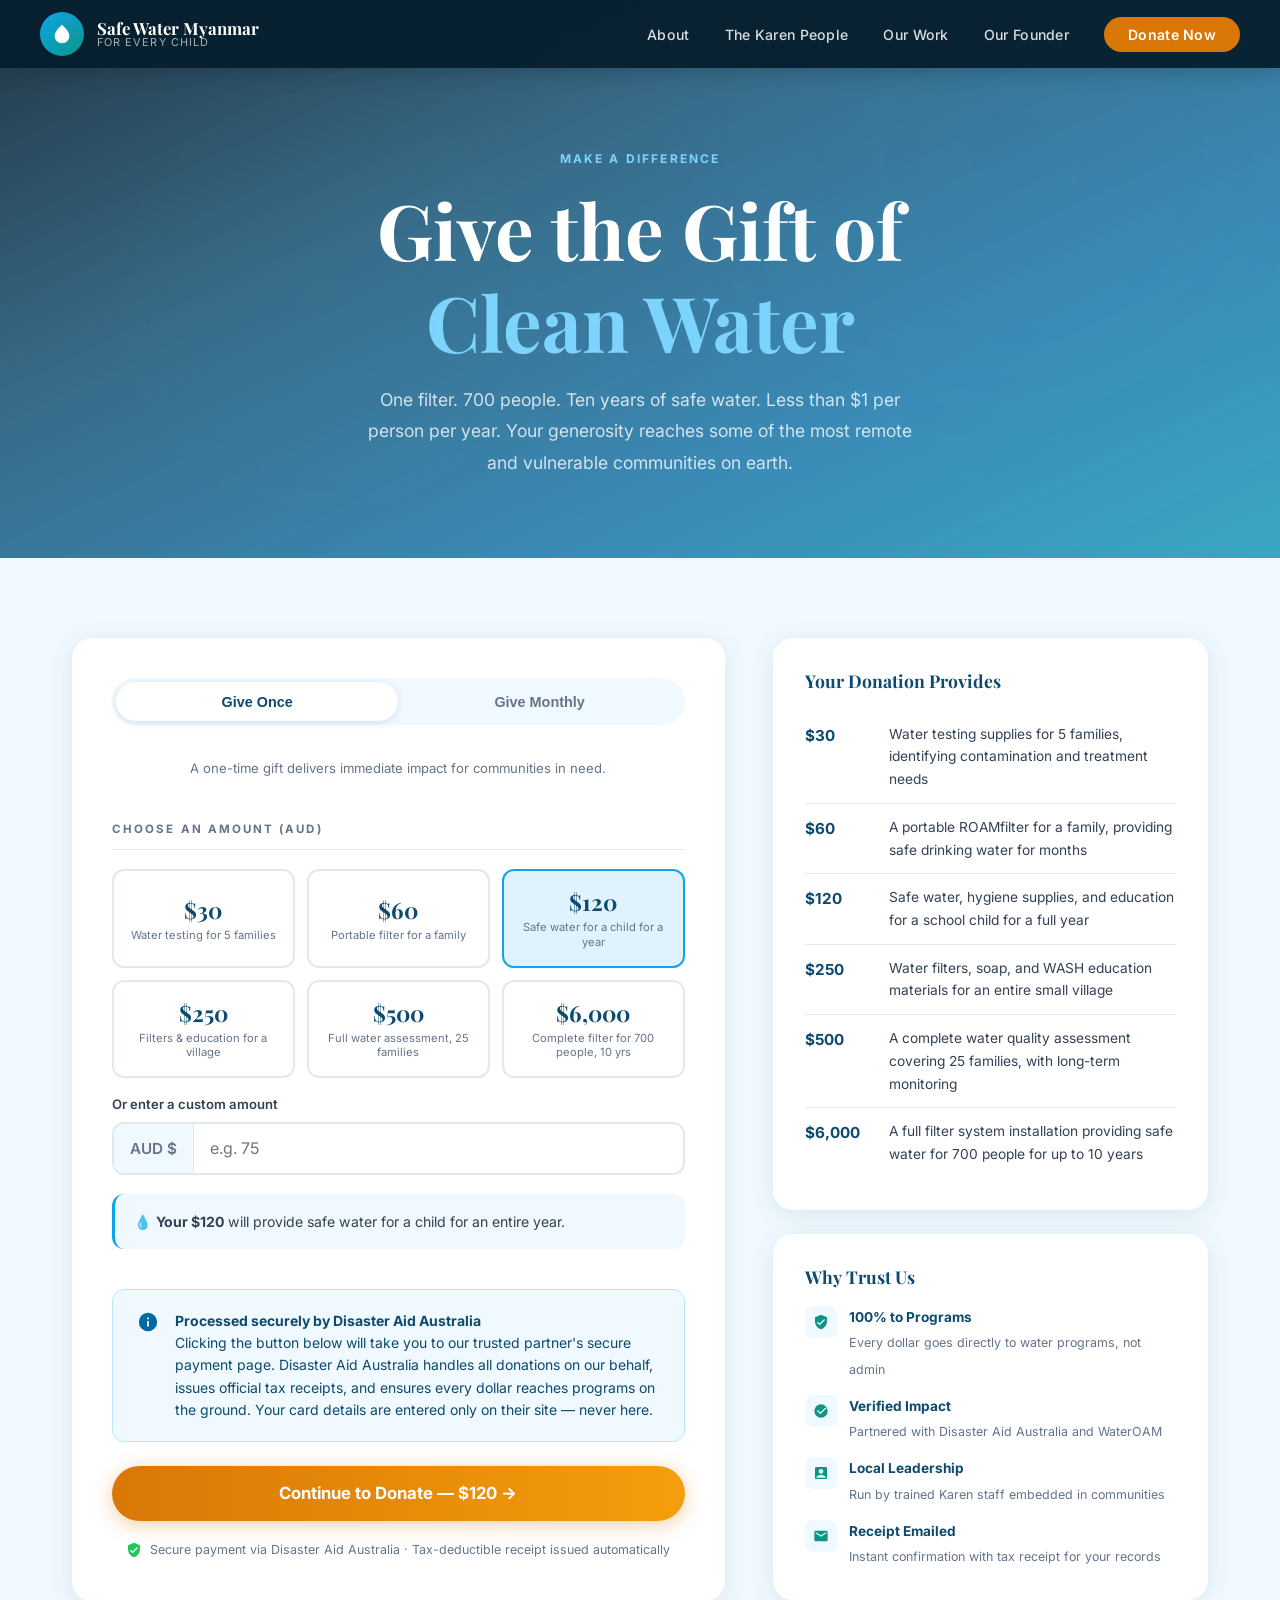
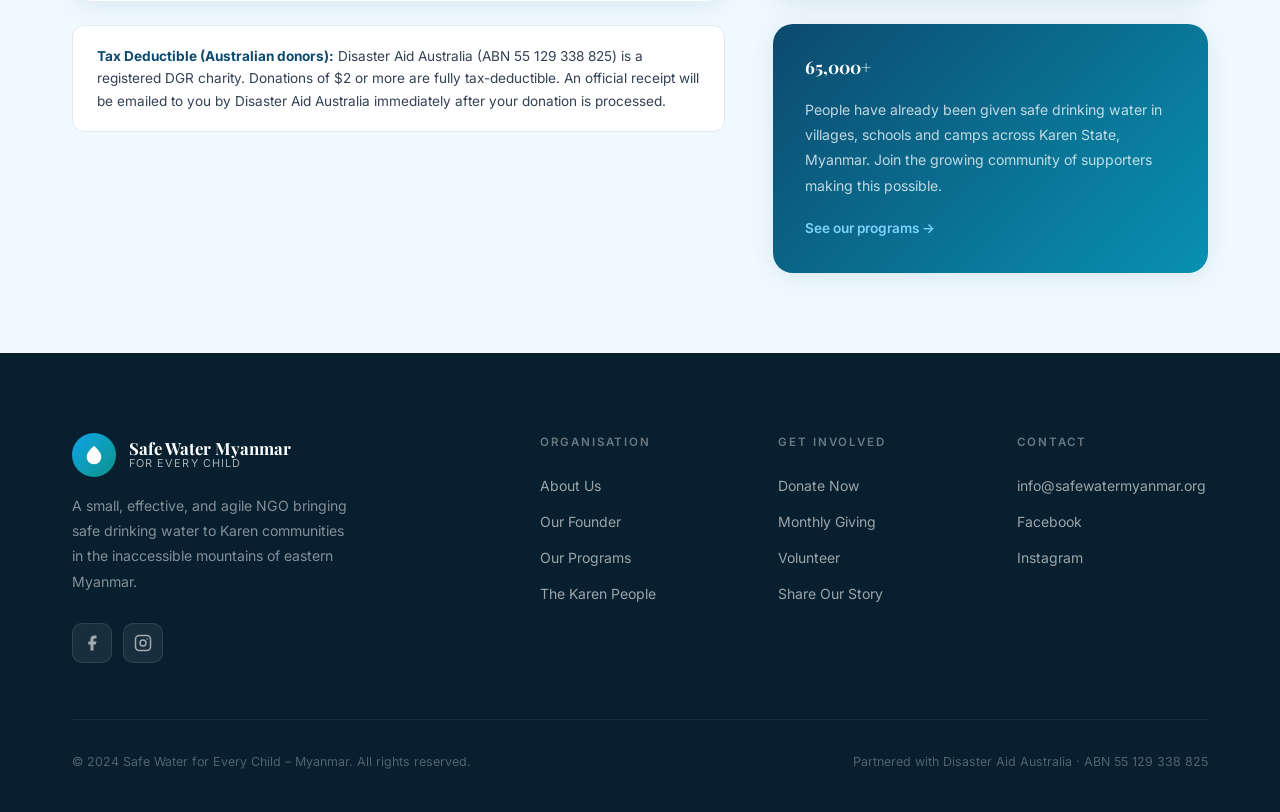
<file: donate.html>
<!DOCTYPE html>
<html lang="en">
<head>
  <meta charset="UTF-8" />
  <meta name="viewport" content="width=device-width, initial-scale=1.0" />
  <title>Donate | Safe Water Myanmar</title>
  <meta name="description" content="Donate to Safe Water for Every Child Myanmar. Every dollar brings safe drinking water to Karen communities in eastern Myanmar." />
  <link rel="preconnect" href="https://fonts.googleapis.com" />
  <link rel="preconnect" href="https://fonts.gstatic.com" crossorigin />
  <link href="https://fonts.googleapis.com/css2?family=Playfair+Display:wght@400;700&family=Inter:wght@300;400;500;600;700&display=swap" rel="stylesheet" />
  <link rel="stylesheet" href="style.css" />
</head>
<body>

<!-- ═══════════════ NAV ═══════════════ -->
<nav id="navbar" class="scrolled">
  <a href="index.html" class="nav-logo">
    <div class="nav-logo-bubble">
      <svg viewBox="0 0 24 24" fill="currentColor"><path d="M12 2C6.48 7.1 4 10.82 4 13.8 4 18.64 7.58 22 12 22s8-3.36 8-8.2C20 10.82 17.52 7.1 12 2z"/></svg>
    </div>
    <div class="nav-logo-words">
      <strong>Safe Water Myanmar</strong>
      <span>For Every Child</span>
    </div>
  </a>

  <button class="nav-toggle" id="navToggle" aria-label="Toggle menu">
    <span></span><span></span><span></span>
  </button>

  <ul class="nav-links" id="navLinks">
    <li><a href="index.html#about">About</a></li>
    <li><a href="index.html#karen">The Karen People</a></li>
    <li><a href="index.html#programs">Our Work</a></li>
    <li><a href="index.html#founder">Our Founder</a></li>
    <li><a href="donate.html" class="btn-nav-donate">Donate Now</a></li>
  </ul>
</nav>

<!-- ════════════ DONATE HERO ════════════ -->
<div class="donate-hero">
  <div class="hero-orb hero-orb-1" style="opacity:.15"></div>
  <div class="hero-orb hero-orb-2" style="opacity:.1"></div>
  <span class="section-label" style="color:#7dd3fc">Make a Difference</span>
  <h1>Give the Gift of<br /><em style="color:#7dd3fc;font-style:normal">Clean Water</em></h1>
  <p>
    One filter. 700 people. Ten years of safe water. Less than $1 per person per year.
    Your generosity reaches some of the most remote and vulnerable communities on earth.
  </p>
</div>

<!-- ════════════ DONATE BODY ════════════ -->
<div class="donate-body">
  <div class="container">
    <div class="donate-layout">

      <!-- ── FORM ── -->
      <div>
        <div class="donate-form-box">

          <!-- Frequency -->
          <div class="form-section">
            <div class="freq-toggle">
              <button class="freq-btn active" id="btnOnce"   onclick="setFreq('once')">Give Once</button>
              <button class="freq-btn"         id="btnMonthly" onclick="setFreq('monthly')">Give Monthly</button>
            </div>

            <p id="freqNote" style="font-size:.82rem;color:var(--text-light);margin-bottom:1.2rem;text-align:center;">
              A one-time gift delivers immediate impact for communities in need.
            </p>
          </div>

          <!-- Amount -->
          <div class="form-section">
            <div class="form-section-title">Choose an amount (AUD)</div>
            <div class="amount-grid">
              <button class="amount-btn" onclick="selectAmount(this, 30)">
                <span class="amount-val">$30</span>
                <span class="amount-hint">Water testing for 5 families</span>
              </button>
              <button class="amount-btn" onclick="selectAmount(this, 60)">
                <span class="amount-val">$60</span>
                <span class="amount-hint">Portable filter for a family</span>
              </button>
              <button class="amount-btn selected" onclick="selectAmount(this, 120)">
                <span class="amount-val">$120</span>
                <span class="amount-hint">Safe water for a child for a year</span>
              </button>
              <button class="amount-btn" onclick="selectAmount(this, 250)">
                <span class="amount-val">$250</span>
                <span class="amount-hint">Filters &amp; education for a village</span>
              </button>
              <button class="amount-btn" onclick="selectAmount(this, 500)">
                <span class="amount-val">$500</span>
                <span class="amount-hint">Full water assessment, 25 families</span>
              </button>
              <button class="amount-btn" onclick="selectAmount(this, 6000)">
                <span class="amount-val">$6,000</span>
                <span class="amount-hint">Complete filter for 700 people, 10 yrs</span>
              </button>
            </div>

            <div class="custom-amount">
              <label for="customAmt">Or enter a custom amount</label>
              <div class="input-prefix">
                <span>AUD $</span>
                <input type="number" id="customAmt" placeholder="e.g. 75" min="5"
                  oninput="handleCustom(this.value)" />
              </div>
            </div>

            <div id="donationImpact" style="
              margin-top:1.2rem; padding:1rem 1.2rem;
              background:var(--off-white); border-radius:var(--radius);
              font-size:.88rem; color:var(--text-mid); border-left:3px solid var(--accent);
            ">
              💧 <strong>Your $120</strong> will provide safe water for a child for an entire year.
            </div>
          </div>

          <!-- DAA Partnership notice -->
          <div style="
            margin-top:1.5rem; padding:1.2rem 1.5rem;
            background:#f0f9ff; border-radius:var(--radius);
            border:1px solid #bae6fd; display:flex; gap:1rem; align-items:flex-start;
          ">
            <svg viewBox="0 0 24 24" fill="currentColor" style="width:22px;height:22px;color:#0369a1;flex-shrink:0;margin-top:.1rem">
              <path d="M12 2a10 10 0 100 20A10 10 0 0012 2zm1 15h-2v-6h2v6zm0-8h-2V7h2v2z"/>
            </svg>
            <div style="font-size:.875rem;color:#0c4a6e;line-height:1.6;">
              <strong>Processed securely by Disaster Aid Australia</strong><br />
              Clicking the button below will take you to our trusted partner's secure
              payment page. Disaster Aid Australia handles all donations on our behalf,
              issues official tax receipts, and ensures every dollar reaches programs on the ground.
              Your card details are entered only on their site &mdash; never here.
            </div>
          </div>

          <!-- Submit -->
          <button class="submit-btn" id="submitBtn" onclick="handleDonate()" style="margin-top:1.5rem;">
            Continue to Donate &mdash; $120 →
          </button>

          <div class="secure-note">
            <svg viewBox="0 0 24 24" fill="currentColor"><path d="M12 1L3 5v6c0 5.55 3.84 10.74 9 12 5.16-1.26 9-6.45 9-12V5l-9-4zm-2 16l-4-4 1.41-1.41L10 14.17l6.59-6.59L18 9l-8 8z"/></svg>
            Secure payment via Disaster Aid Australia &middot; Tax-deductible receipt issued automatically
          </div>

        </div>

        <!-- Tax deduction note -->
        <div style="margin-top:1.5rem;padding:1.2rem 1.5rem;background:#fff;border-radius:var(--radius);border:1px solid var(--border);font-size:.85rem;color:var(--text-mid);">
          <strong style="color:var(--primary);">Tax Deductible (Australian donors):</strong>
          Disaster Aid Australia (ABN 55 129 338 825) is a registered DGR charity.
          Donations of $2 or more are fully tax-deductible. An official receipt will be
          emailed to you by Disaster Aid Australia immediately after your donation is processed.
        </div>
      </div>

      <!-- ── SIDEBAR ── -->
      <div class="impact-sidebar">

        <div class="impact-sidebar-card">
          <h3>Your Donation Provides</h3>
          <div class="impact-item-row">
            <span class="impact-amount">$30</span>
            <span class="impact-what">Water testing supplies for 5 families, identifying contamination and treatment needs</span>
          </div>
          <div class="impact-item-row">
            <span class="impact-amount">$60</span>
            <span class="impact-what">A portable ROAMfilter for a family, providing safe drinking water for months</span>
          </div>
          <div class="impact-item-row">
            <span class="impact-amount">$120</span>
            <span class="impact-what">Safe water, hygiene supplies, and education for a school child for a full year</span>
          </div>
          <div class="impact-item-row">
            <span class="impact-amount">$250</span>
            <span class="impact-what">Water filters, soap, and WASH education materials for an entire small village</span>
          </div>
          <div class="impact-item-row">
            <span class="impact-amount">$500</span>
            <span class="impact-what">A complete water quality assessment covering 25 families, with long-term monitoring</span>
          </div>
          <div class="impact-item-row">
            <span class="impact-amount">$6,000</span>
            <span class="impact-what">A full filter system installation providing safe water for 700 people for up to 10 years</span>
          </div>
        </div>

        <div class="impact-sidebar-card">
          <h3>Why Trust Us</h3>
          <div class="trust-items">
            <div class="trust-item">
              <div class="trust-icon">
                <svg viewBox="0 0 24 24" fill="currentColor"><path d="M12 1L3 5v6c0 5.55 3.84 10.74 9 12 5.16-1.26 9-6.45 9-12V5l-9-4zm-2 16l-4-4 1.41-1.41L10 14.17l6.59-6.59L18 9l-8 8z"/></svg>
              </div>
              <div class="trust-text">
                <strong>100% to Programs</strong>
                <span>Every dollar goes directly to water programs, not admin</span>
              </div>
            </div>
            <div class="trust-item">
              <div class="trust-icon">
                <svg viewBox="0 0 24 24" fill="currentColor"><path d="M12 2a10 10 0 100 20A10 10 0 0012 2zm-1 15l-5-5 1.41-1.41L11 14.17l7.59-7.59L20 8l-9 9z"/></svg>
              </div>
              <div class="trust-text">
                <strong>Verified Impact</strong>
                <span>Partnered with Disaster Aid Australia and WaterOAM</span>
              </div>
            </div>
            <div class="trust-item">
              <div class="trust-icon">
                <svg viewBox="0 0 24 24" fill="currentColor"><path d="M19 3H5c-1.1 0-1.99.9-1.99 2L3 19c0 1.1.9 2 2 2h14c1.1 0 2-.9 2-2V5c0-1.1-.9-2-2-2zm-7 3c1.93 0 3.5 1.57 3.5 3.5S13.93 13 12 13s-3.5-1.57-3.5-3.5S10.07 6 12 6zm7 13H5v-.23c0-.62.28-1.2.76-1.58C7.47 15.82 9.64 15 12 15s4.53.82 6.24 2.19c.48.38.76.97.76 1.58V19z"/></svg>
              </div>
              <div class="trust-text">
                <strong>Local Leadership</strong>
                <span>Run by trained Karen staff embedded in communities</span>
              </div>
            </div>
            <div class="trust-item">
              <div class="trust-icon">
                <svg viewBox="0 0 24 24" fill="currentColor"><path d="M20 4H4c-1.1 0-2 .9-2 2v12c0 1.1.9 2 2 2h16c1.1 0 2-.9 2-2V6c0-1.1-.9-2-2-2zm0 4l-8 5-8-5V6l8 5 8-5v2z"/></svg>
              </div>
              <div class="trust-text">
                <strong>Receipt Emailed</strong>
                <span>Instant confirmation with tax receipt for your records</span>
              </div>
            </div>
          </div>
        </div>

        <div class="impact-sidebar-card" style="background:linear-gradient(135deg,#0c4a6e,#0891b2);color:#fff;">
          <h3 style="color:#fff">65,000+</h3>
          <p style="color:rgba(255,255,255,.75);font-size:.88rem;margin-top:.5rem;">
            People have already been given safe drinking water in villages, schools and camps
            across Karen State, Myanmar. Join the growing community of supporters making this possible.
          </p>
          <a href="index.html#programs" style="display:inline-block;margin-top:1.2rem;color:#7dd3fc;font-size:.85rem;font-weight:600;text-decoration:none;">
            See our programs →
          </a>
        </div>

      </div>
    </div>
  </div>
</div>

<!-- ════════════ FOOTER ══════════════════ -->
<footer>
  <div class="container">
    <div class="footer-grid">
      <div class="footer-brand">
        <a href="index.html" class="nav-logo" style="text-decoration:none">
          <div class="nav-logo-bubble">
            <svg viewBox="0 0 24 24" fill="currentColor"><path d="M12 2C6.48 7.1 4 10.82 4 13.8 4 18.64 7.58 22 12 22s8-3.36 8-8.2C20 10.82 17.52 7.1 12 2z"/></svg>
          </div>
          <div class="nav-logo-words">
            <strong>Safe Water Myanmar</strong>
            <span>For Every Child</span>
          </div>
        </a>
        <p>A small, effective, and agile NGO bringing safe drinking water to Karen communities in the inaccessible mountains of eastern Myanmar.</p>
        <div class="social-row">
          <a href="https://www.facebook.com/safewatermyanmar/" target="_blank" rel="noopener" class="social-btn" aria-label="Facebook">
            <svg viewBox="0 0 24 24" fill="currentColor"><path d="M18 2h-3a5 5 0 00-5 5v3H7v4h3v8h4v-8h3l1-4h-4V7a1 1 0 011-1h3z"/></svg>
          </a>
          <a href="https://www.instagram.com/safewatermyanmar/" target="_blank" rel="noopener" class="social-btn" aria-label="Instagram">
            <svg viewBox="0 0 24 24" fill="none" stroke="currentColor" stroke-width="2" stroke-linecap="round" stroke-linejoin="round">
              <rect x="2" y="2" width="20" height="20" rx="5" ry="5"/>
              <circle cx="12" cy="12" r="4"/>
              <circle cx="17.5" cy="6.5" r="1" fill="currentColor" stroke="none"/>
            </svg>
          </a>
        </div>
      </div>
      <div class="footer-col">
        <h5>Organisation</h5>
        <ul>
          <li><a href="index.html#about">About Us</a></li>
          <li><a href="index.html#founder">Our Founder</a></li>
          <li><a href="index.html#programs">Our Programs</a></li>
          <li><a href="index.html#karen">The Karen People</a></li>
        </ul>
      </div>
      <div class="footer-col">
        <h5>Get Involved</h5>
        <ul>
          <li><a href="donate.html">Donate Now</a></li>
          <li><a href="donate.html">Monthly Giving</a></li>
          <li><a href="#">Volunteer</a></li>
          <li><a href="#">Share Our Story</a></li>
        </ul>
      </div>
      <div class="footer-col">
        <h5>Contact</h5>
        <ul>
          <li><a href="mailto:info@safewatermyanmar.org">info@safewatermyanmar.org</a></li>
          <li><a href="https://www.facebook.com/safewatermyanmar/" target="_blank" rel="noopener">Facebook</a></li>
          <li><a href="https://www.instagram.com/safewatermyanmar/" target="_blank" rel="noopener">Instagram</a></li>
        </ul>
      </div>
    </div>
    <div class="footer-bottom">
      <span>&copy; 2024 Safe Water for Every Child &ndash; Myanmar. All rights reserved.</span>
      <span>Partnered with Disaster Aid Australia &middot; ABN 55 129 338 825</span>
    </div>
  </div>
</footer>

<script>
  /* Nav */
  const nav = document.getElementById('navbar');
  window.addEventListener('scroll', () => {
    nav.classList.toggle('scrolled', window.scrollY > 10);
    if (!nav.classList.contains('scrolled')) nav.classList.add('scrolled');
  });
  const toggle = document.getElementById('navToggle');
  const links  = document.getElementById('navLinks');
  toggle.addEventListener('click', () => {
    links.classList.toggle('open');
    document.body.style.overflow = links.classList.contains('open') ? 'hidden' : '';
  });

  /* Frequency */
  function setFreq(type) {
    document.getElementById('btnOnce').classList.toggle('active',    type === 'once');
    document.getElementById('btnMonthly').classList.toggle('active', type === 'monthly');
    document.getElementById('freqNote').textContent = type === 'once'
      ? 'A one-time gift delivers immediate impact for communities in need.'
      : 'A monthly gift provides sustained, year-round support — you can set up a recurring donation on the Disaster Aid Australia payment page.';
    updateSubmitBtn();
  }

  /* Amount selection */
  let selectedAmount = 120;

  const impactMessages = {
    30:   '💧 Your $30 will fund water testing for 5 families, identifying what\'s safe and what isn\'t.',
    60:   '💧 Your $60 provides a portable filter — clean water for a whole family for months.',
    120:  '💧 Your $120 will provide safe water for a child for an entire year.',
    250:  '💧 Your $250 brings water filters, soap, and WASH education to an entire small village.',
    500:  '💧 Your $500 funds a full water quality assessment for 25 families with long-term monitoring.',
    6000: '💧 Your $6,000 installs a complete filter system — safe water for 700 people for up to 10 years.',
  };

  function selectAmount(btn, amount) {
    document.querySelectorAll('.amount-btn').forEach(b => b.classList.remove('selected'));
    btn.classList.add('selected');
    selectedAmount = amount;
    document.getElementById('customAmt').value = '';
    updateImpact(amount);
    updateSubmitBtn();
  }

  function handleCustom(val) {
    const amount = parseFloat(val);
    if (amount > 0) {
      document.querySelectorAll('.amount-btn').forEach(b => b.classList.remove('selected'));
      selectedAmount = amount;
      updateImpact(amount);
      updateSubmitBtn();
    }
  }

  function updateImpact(amount) {
    const el = document.getElementById('donationImpact');
    if (impactMessages[amount]) {
      el.innerHTML = impactMessages[amount].replace('Your $', `<strong>Your $`) + '</strong>';
    } else {
      const approxPeople = Math.round(amount / 0.86);
      el.innerHTML = `💧 <strong>Your $${amount.toLocaleString()}</strong> could provide approximately ${approxPeople} person-years of safe water access.`;
    }
  }

  const DAA_GENERAL  = 'https://disasteraidaustralia.org.au/donate/';
  const DAA_PROJECT  = 'https://drct-daa.prod.supporterhub.net/donations/projectdonationpage';

  function updateSubmitBtn() {
    const amt = selectedAmount;
    const fmtAmt = amt >= 1000 ? '$' + (amt / 1000).toFixed(amt % 1000 === 0 ? 0 : 1) + 'k' : '$' + amt;
    document.getElementById('submitBtn').textContent = `Continue to Donate — ${fmtAmt} →`;
  }

  function handleDonate() {
    /* $6,000 goes to the project-specific filter sponsorship page; all others to general DAA donations */
    const url = selectedAmount === 6000 ? DAA_PROJECT : DAA_GENERAL;
    window.open(url, '_blank', 'noopener,noreferrer');
  }

  /* Read URL param */
  const params = new URLSearchParams(window.location.search);
  const presetAmt = parseInt(params.get('amount'), 10);
  if (presetAmt) {
    const matchingBtn = Array.from(document.querySelectorAll('.amount-btn'))
      .find(b => b.querySelector('.amount-val')?.textContent?.replace(/[$,]/g,'') == presetAmt);
    if (matchingBtn) {
      matchingBtn.click();
    } else {
      selectedAmount = presetAmt;
      document.getElementById('customAmt').value = presetAmt;
      updateImpact(presetAmt);
      updateSubmitBtn();
    }
  }
</script>
</body>
</html>
</file>
<file: style.css>
/* ============================
   SAFE WATER MYANMAR — STYLES
   ============================ */

:root {
  --primary:       #0c4a6e;
  --primary-light: #0369a1;
  --accent:        #0ea5e9;
  --teal:          #0d9488;
  --forest:        #15603e;
  --amber:         #d97706;
  --amber-dark:    #b45309;
  --cream:         #fdf8f0;
  --off-white:     #f0f9ff;
  --white:         #ffffff;
  --text-dark:     #0f172a;
  --text-mid:      #334155;
  --text-light:    #64748b;
  --border:        #e2e8f0;
  --shadow:        0 4px 24px rgba(12,74,110,.10);
  --shadow-lg:     0 12px 48px rgba(12,74,110,.18);
  --radius:        12px;
  --radius-lg:     20px;
}

/* ─── RESET ─────────────────── */
*,*::before,*::after { box-sizing:border-box; margin:0; padding:0; }
html { scroll-behavior:smooth; font-size:16px; }
body {
  font-family:'Inter',system-ui,sans-serif;
  color:var(--text-dark);
  background:var(--white);
  line-height:1.65;
  overflow-x:hidden;
}
img { max-width:100%; display:block; }
a  { transition:color .2s; }

/* ─── TYPOGRAPHY ─────────────── */
h1,h2,h3,h4 {
  font-family:'Playfair Display',Georgia,serif;
  line-height:1.2;
  font-weight:700;
}
h1 { font-size:clamp(2.4rem,6vw,5rem); }
h2 { font-size:clamp(1.9rem,4vw,3rem); }
h3 { font-size:clamp(1.2rem,2.5vw,1.7rem); }
h4 { font-size:1.15rem; }
p  { color:var(--text-mid); line-height:1.8; }

/* ─── NAV ─────────────────────── */
nav {
  position:fixed; top:0; left:0; right:0;
  z-index:1000;
  padding:1.1rem 2.5rem;
  display:flex; align-items:center; justify-content:space-between;
  transition:all .35s ease;
}
nav.scrolled {
  background:rgba(7,32,47,.96);
  backdrop-filter:blur(14px);
  padding:.75rem 2.5rem;
  box-shadow:0 2px 24px rgba(0,0,0,.22);
}
.nav-logo { display:flex; align-items:center; gap:.8rem; text-decoration:none; }
.nav-logo-bubble {
  width:44px; height:44px;
  background:linear-gradient(135deg,var(--accent),var(--teal));
  border-radius:50%;
  display:flex; align-items:center; justify-content:center;
  flex-shrink:0;
}
.nav-logo-bubble svg { width:22px; height:22px; color:#fff; }
.nav-logo-words { line-height:1.1; }
.nav-logo-words strong {
  display:block; color:#fff;
  font-family:'Playfair Display',serif;
  font-size:1.05rem;
}
.nav-logo-words span {
  display:block; color:rgba(255,255,255,.65);
  font-size:.68rem; letter-spacing:.1em; text-transform:uppercase;
}
.nav-links { display:flex; align-items:center; gap:2.2rem; list-style:none; }
.nav-links a {
  color:rgba(255,255,255,.85); text-decoration:none;
  font-size:.88rem; font-weight:500; letter-spacing:.02em;
}
.nav-links a:hover { color:#7dd3fc; }
.btn-nav-donate {
  background:var(--amber); color:#fff !important;
  padding:.55rem 1.5rem; border-radius:50px;
  font-weight:600 !important;
}
.btn-nav-donate:hover { background:var(--amber-dark) !important; color:#fff !important; transform:translateY(-1px); }
.nav-toggle {
  display:none; flex-direction:column; gap:5px;
  cursor:pointer; padding:.5rem; z-index:1001;
}
.nav-toggle span { width:26px; height:2px; background:#fff; border-radius:2px; transition:all .3s; }

/* ─── BUTTONS ─────────────────── */
.btn {
  display:inline-flex; align-items:center; justify-content:center;
  padding:.9rem 2.2rem; border-radius:50px;
  font-weight:600; font-size:1rem; letter-spacing:.02em;
  text-decoration:none; cursor:pointer; border:2px solid transparent;
  transition:all .25s ease;
}
.btn-primary  { background:var(--amber); color:#fff; border-color:var(--amber); }
.btn-primary:hover { background:var(--amber-dark); border-color:var(--amber-dark); transform:translateY(-2px); box-shadow:0 8px 28px rgba(217,119,6,.4); }
.btn-ghost    { background:transparent; color:#fff; border-color:rgba(255,255,255,.65); }
.btn-ghost:hover { background:rgba(255,255,255,.1); border-color:#fff; color:#fff; }
.btn-outline  { background:transparent; color:var(--primary); border-color:var(--primary); }
.btn-outline:hover { background:var(--primary); color:#fff; }
.btn-lg { padding:1.1rem 3rem; font-size:1.1rem; }

/* ─── UTILITIES ───────────────── */
.container { max-width:1200px; margin:0 auto; padding:0 2rem; }
.section-label {
  display:inline-block;
  font-size:.75rem; font-weight:700; letter-spacing:.18em;
  text-transform:uppercase; color:var(--accent); margin-bottom:.9rem;
}
.section-title { margin-bottom:1.3rem; color:var(--primary); }
.section-intro { font-size:1.05rem; max-width:660px; margin-bottom:3rem; }

/* ─── HERO ────────────────────── */
#hero {
  min-height:100vh;
  display:flex; align-items:center;
  background:
    linear-gradient(158deg,
      rgba(4,28,44,.88) 0%, rgba(12,74,110,.82) 22%, rgba(3,105,161,.78) 48%,
      rgba(8,145,178,.75) 66%, rgba(15,118,110,.80) 84%, rgba(20,83,45,.85) 100%),
    url('https://images.unsplash.com/photo-1584897356466-858d9b6c53d1?auto=format&fit=crop&w=1920&q=80') center/cover no-repeat;
  position:relative; overflow:hidden;
}
.hero-orb {
  position:absolute; border-radius:50%;
  filter:blur(72px); pointer-events:none;
}
.hero-orb-1 {
  width:700px; height:700px;
  background:radial-gradient(circle,rgba(56,189,248,.22),transparent);
  top:-200px; right:-80px;
  animation:floatOrb 9s ease-in-out infinite;
}
.hero-orb-2 {
  width:500px; height:500px;
  background:radial-gradient(circle,rgba(94,234,212,.18),transparent);
  bottom:0; left:80px;
  animation:floatOrb 11s ease-in-out infinite reverse;
}
.hero-orb-3 {
  width:350px; height:350px;
  background:radial-gradient(circle,rgba(139,92,246,.14),transparent);
  top:40%; right:28%;
  animation:floatOrb 13s ease-in-out infinite 2s;
}
@keyframes floatOrb {
  0%,100% { transform:translateY(0) scale(1); }
  50%      { transform:translateY(-32px) scale(1.06); }
}
.hero-inner {
  position:relative; z-index:1;
  max-width:1200px; margin:0 auto;
  padding:9rem 2rem 6rem; width:100%;
}
.hero-badge {
  display:inline-flex; align-items:center; gap:.5rem;
  background:rgba(255,255,255,.08);
  backdrop-filter:blur(8px);
  border:1px solid rgba(255,255,255,.18);
  color:#bae6fd;
  padding:.4rem 1.2rem; border-radius:50px;
  font-size:.78rem; font-weight:600; letter-spacing:.12em; text-transform:uppercase;
  margin-bottom:1.6rem;
}
.hero-badge-pulse {
  width:8px; height:8px; background:#22d3ee;
  border-radius:50%; animation:pulse 2s ease-in-out infinite;
}
@keyframes pulse { 0%,100%{opacity:1;transform:scale(1)} 50%{opacity:.55;transform:scale(.8)} }
#hero h1 { color:#fff; max-width:820px; margin-bottom:1.4rem; text-shadow:0 2px 24px rgba(0,0,0,.28); }
#hero h1 em { font-style:normal; color:#7dd3fc; }
.hero-sub { color:rgba(255,255,255,.82); font-size:1.15rem; max-width:580px; margin-bottom:2.5rem; }
.hero-cta { display:flex; gap:1rem; flex-wrap:wrap; margin-bottom:4.5rem; }
.hero-stats { display:flex; gap:3.5rem; flex-wrap:wrap; }
.hero-stat-num {
  font-family:'Playfair Display',serif;
  font-size:2.2rem; font-weight:700; color:#7dd3fc;
  display:block; line-height:1;
}
.hero-stat-lbl { font-size:.8rem; color:rgba(255,255,255,.65); text-transform:uppercase; letter-spacing:.1em; margin-top:.3rem; }
.hero-scroll {
  position:absolute; bottom:2.2rem; left:50%; transform:translateX(-50%);
  display:flex; flex-direction:column; align-items:center; gap:.4rem;
  color:rgba(255,255,255,.4); font-size:.7rem; letter-spacing:.12em; text-transform:uppercase;
  animation:scrollBounce 2.2s ease-in-out infinite;
}
.hero-scroll svg { width:22px; height:22px; }
@keyframes scrollBounce { 0%,100%{transform:translateX(-50%) translateY(0)} 50%{transform:translateX(-50%) translateY(9px)} }

/* wave */
.wave { display:block; width:100%; overflow:hidden; line-height:0; }
.wave svg { display:block; width:100%; }

/* ─── IMPACT STRIP ─────────────── */
#impact-strip {
  background:linear-gradient(90deg,var(--primary) 0%,var(--primary-light) 100%);
  padding:4.5rem 0;
}
.impact-grid {
  display:grid; grid-template-columns:repeat(4,1fr); gap:1.5rem;
}
.impact-item {
  text-align:center; padding:1.5rem;
  position:relative;
}
.impact-item:not(:last-child)::after {
  content:''; position:absolute; right:0; top:15%; bottom:15%;
  width:1px; background:rgba(255,255,255,.15);
}
.impact-num {
  font-family:'Playfair Display',serif;
  font-size:2.8rem; font-weight:700; color:#7dd3fc;
  display:block; line-height:1; margin-bottom:.4rem;
}
.impact-lbl  { font-size:.88rem; color:rgba(255,255,255,.85); font-weight:500; }
.impact-desc { font-size:.78rem; color:rgba(255,255,255,.5); margin-top:.2rem; }

/* ─── ABOUT ───────────────────── */
#about { padding:7rem 0; }
.about-grid { display:grid; grid-template-columns:1fr 1fr; gap:5rem; align-items:center; }

.about-visual { position:relative; }
.about-img {
  width:100%; aspect-ratio:4/5;
  border-radius:var(--radius-lg); object-fit:cover; display:block;
}

.about-card-float {
  position:absolute; background:#fff; border-radius:var(--radius);
  box-shadow:var(--shadow-lg); padding:1.2rem 1.6rem;
  display:flex; align-items:center; gap:1rem;
}
.about-card-float.bottom-right { bottom:-1.5rem; right:-1.5rem; }
.about-card-float.top-left     { top:2rem;       left:-1.5rem; }
.float-icon {
  width:46px; height:46px; border-radius:12px; flex-shrink:0;
  display:flex; align-items:center; justify-content:center;
}
.float-icon.blue { background:#e0f2fe; }
.float-icon.amber { background:#fef3c7; }
.float-icon svg { width:24px; height:24px; }
.float-icon.blue  svg { color:#0369a1; }
.float-icon.amber svg { color:var(--amber); }
.float-text strong { display:block; color:var(--primary); font-family:'Playfair Display',serif; font-size:1.2rem; }
.float-text span   { font-size:.75rem; color:var(--text-light); }

.about-features { display:flex; flex-direction:column; gap:1.6rem; margin-top:2.2rem; }
.about-feat { display:flex; gap:1rem; align-items:flex-start; }
.about-feat-icon {
  width:44px; height:44px; border-radius:10px; flex-shrink:0;
  background:var(--off-white); display:flex; align-items:center; justify-content:center;
}
.about-feat-icon svg { width:22px; height:22px; color:var(--accent); }
.about-feat h4 { color:var(--primary); margin-bottom:.2rem; font-size:1rem; }
.about-feat p  { font-size:.88rem; margin:0; }

/* ─── KAREN PEOPLE ─────────────── */
#karen {
  background:
    linear-gradient(155deg, rgba(4,28,44,.87) 0%, rgba(12,58,86,.83) 45%, rgba(18,58,46,.87) 100%),
    url('https://images.unsplash.com/photo-1770234848872-cc1a02f8a2cc?auto=format&fit=crop&w=1920&q=80') center/cover no-repeat;
  padding:8rem 0; position:relative; overflow:hidden;
}
#karen::before {
  content:''; position:absolute; inset:0;
  background:radial-gradient(ellipse at 20% 60%,rgba(6,182,212,.07),transparent 55%),
             radial-gradient(ellipse at 80% 30%,rgba(13,148,136,.07),transparent 55%);
}
.karen-grid {
  position:relative; z-index:1;
  display:grid; grid-template-columns:1fr 1fr; gap:5rem; align-items:center;
}
.karen-text .section-label { color:#67e8f9; }
.karen-text .section-title { color:#fff; }
.karen-text p { color:rgba(255,255,255,.72); margin-bottom:1.1rem; }
.karen-bullets { display:flex; flex-direction:column; gap:.75rem; margin-top:1.5rem; }
.karen-bullet { display:flex; gap:.9rem; align-items:flex-start; }
.karen-dot { width:9px; height:9px; background:#22d3ee; border-radius:50%; flex-shrink:0; margin-top:.5rem; }
.karen-bullet span { color:rgba(255,255,255,.75); font-size:.95rem; }

.karen-cards { display:grid; grid-template-columns:1fr 1fr; gap:1rem; }
.karen-stat-card {
  background:rgba(255,255,255,.06);
  backdrop-filter:blur(10px);
  border:1px solid rgba(255,255,255,.09);
  border-radius:var(--radius); padding:1.75rem 1.5rem; text-align:center; color:#fff;
}
.karen-stat-card.featured {
  grid-column:1/-1;
  background:rgba(14,165,233,.13); border-color:rgba(14,165,233,.25);
}
.k-num {
  font-family:'Playfair Display',serif; font-size:2.2rem;
  font-weight:700; color:#7dd3fc; display:block; margin-bottom:.4rem;
}
.k-lbl { font-size:.82rem; color:rgba(255,255,255,.6); }

/* ─── PROGRAMS ─────────────────── */
#programs { padding:7rem 0; background:var(--off-white); }
.programs-header { text-align:center; max-width:680px; margin:0 auto 4rem; }
.programs-header .section-intro { margin:0 auto; }
.programs-grid { display:grid; grid-template-columns:repeat(3,1fr); gap:1.5rem; }
.prog-card {
  background:#fff; border-radius:var(--radius-lg); padding:2.2rem 1.8rem;
  border:1px solid var(--border);
  box-shadow:0 2px 12px rgba(12,74,110,.05);
  transition:transform .3s,box-shadow .3s;
}
.prog-card:hover { transform:translateY(-6px); box-shadow:var(--shadow-lg); }
.prog-icon {
  width:58px; height:58px; border-radius:15px;
  display:flex; align-items:center; justify-content:center; margin-bottom:1.4rem;
}
.prog-icon svg { width:28px; height:28px; }
.pi-blue   { background:#e0f2fe; color:#0369a1; }
.pi-teal   { background:#ccfbf1; color:#0d9488; }
.pi-green  { background:#dcfce7; color:#15803d; }
.pi-amber  { background:#fef3c7; color:#d97706; }
.pi-purple { background:#ede9fe; color:#7c3aed; }
.pi-rose   { background:#ffe4e6; color:#be123c; }
.prog-card h3 { color:var(--primary); font-size:1.1rem; margin-bottom:.65rem; }
.prog-card p  { font-size:.875rem; margin:0; }
.prog-stat {
  display:inline-block; margin-top:1rem;
  font-size:.78rem; font-weight:700; color:var(--accent); letter-spacing:.04em;
  text-transform:uppercase;
}

/* ─── FOUNDER ──────────────────── */
#founder { padding:7rem 0; background:#fff; }
.founder-grid { display:grid; grid-template-columns:5fr 7fr; gap:5rem; align-items:center; }

.founder-visual { position:relative; }
.founder-portrait {
  width:100%; aspect-ratio:3/4; border-radius:var(--radius-lg); overflow:hidden;
  background:linear-gradient(155deg,#0c4a6e 0%,#0891b2 50%,#14b8a6 100%);
  display:flex; flex-direction:column; align-items:center; justify-content:flex-end;
  padding-bottom:2.5rem; position:relative;
}
.founder-portrait-bg {
  position:absolute; inset:0;
  display:flex; align-items:center; justify-content:center;
  pointer-events:none;
}
.founder-monogram {
  font-family:'Playfair Display',serif; font-size:11rem;
  color:rgba(255,255,255,.08); font-weight:700; user-select:none;
  letter-spacing:-.05em;
}
.founder-name-plate { text-align:center; color:#fff; position:relative; z-index:1; }
.founder-name-plate strong { font-family:'Playfair Display',serif; font-size:1.6rem; display:block; }
.founder-name-plate span   { font-size:.78rem; opacity:.7; letter-spacing:.1em; text-transform:uppercase; }

.founder-badge-float {
  position:absolute; bottom:-1rem; right:-1rem;
  background:var(--amber); color:#fff;
  padding:1rem 1.5rem; border-radius:var(--radius);
  text-align:center; box-shadow:0 6px 24px rgba(217,119,6,.38);
}
.founder-badge-float strong { display:block; font-family:'Playfair Display',serif; font-size:1.4rem; }
.founder-badge-float span   { font-size:.73rem; opacity:.85; text-transform:uppercase; letter-spacing:.06em; }

.founder-text p { margin-bottom:1.1rem; }
.founder-quote {
  background:var(--off-white); border-left:4px solid var(--accent);
  border-radius:0 var(--radius) var(--radius) 0;
  padding:1.4rem 1.8rem; margin:1.8rem 0;
  font-size:1.05rem; font-style:italic; color:var(--primary);
}
.founder-quote cite { display:block; font-style:normal; font-size:.82rem; color:var(--text-light); margin-top:.5rem; }

.founder-meta { display:grid; grid-template-columns:1fr 1fr; gap:.85rem; margin-top:1.8rem; }
.meta-item { background:var(--off-white); border-radius:var(--radius); padding:1rem 1.2rem; }
.meta-lbl  { font-size:.7rem; text-transform:uppercase; letter-spacing:.12em; color:var(--text-light); margin-bottom:.2rem; }
.meta-val  { font-weight:600; color:var(--primary); font-size:.92rem; }

/* ─── PARTNERS ─────────────────── */
#partners { padding:5rem 0; background:var(--off-white); text-align:center; }
.partners-eyebrow {
  font-size:.78rem; text-transform:uppercase; letter-spacing:.15em;
  color:var(--text-light); font-weight:500; margin-bottom:2.5rem;
}
.partners-row {
  display:flex; flex-wrap:wrap; gap:1.5rem;
  align-items:center; justify-content:center;
}
.partner-chip {
  display:flex; align-items:center; gap:.75rem;
  background:#fff; border:1px solid var(--border);
  border-radius:var(--radius); padding:1rem 2rem;
  box-shadow:0 2px 8px rgba(0,0,0,.05);
  font-weight:700; color:var(--primary); font-size:.9rem;
}
.partner-chip svg { width:28px; height:28px; color:var(--accent); flex-shrink:0; }

/* ─── DONATE CTA ───────────────── */
#donate-cta {
  background:
    linear-gradient(135deg, rgba(20,83,45,.87) 0%, rgba(13,148,136,.82) 40%, rgba(3,105,161,.87) 100%),
    url('https://images.unsplash.com/photo-1767439737266-8dbd3041bf2a?auto=format&fit=crop&w=1920&q=80') center/cover no-repeat;
  padding:8rem 0; position:relative; overflow:hidden; text-align:center;
}
#donate-cta::before {
  content:''; position:absolute; inset:0;
  background:radial-gradient(ellipse at center,rgba(255,255,255,.05),transparent 68%);
}
.donate-cta-inner { position:relative; z-index:1; max-width:720px; margin:0 auto; padding:0 2rem; }
#donate-cta h2 { color:#fff; margin-bottom:1rem; }
#donate-cta p  { color:rgba(255,255,255,.78); font-size:1.1rem; margin-bottom:2.5rem; }
.amount-chips { display:flex; flex-wrap:wrap; justify-content:center; gap:.75rem; margin-bottom:2.5rem; }
.chip {
  background:rgba(255,255,255,.11); border:1px solid rgba(255,255,255,.22);
  color:#fff; padding:.5rem 1.3rem; border-radius:50px;
  font-size:.88rem; font-weight:600; cursor:pointer; transition:all .2s;
  text-decoration:none;
}
.chip:hover { background:rgba(255,255,255,.22); color:#fff; }

/* ─── FOOTER ───────────────────── */
footer { background:#071f2e; color:rgba(255,255,255,.65); padding:5rem 0 2.5rem; }
.footer-grid { display:grid; grid-template-columns:2.2fr 1fr 1fr 1fr; gap:3rem; margin-bottom:3.5rem; }
.footer-brand p { font-size:.88rem; color:rgba(255,255,255,.5); margin:1rem 0 1.8rem; max-width:280px; }
.social-row { display:flex; gap:.7rem; }
.social-btn {
  width:40px; height:40px; border-radius:10px;
  background:rgba(255,255,255,.07); border:1px solid rgba(255,255,255,.1);
  display:flex; align-items:center; justify-content:center;
  color:rgba(255,255,255,.6); text-decoration:none; transition:all .2s;
}
.social-btn:hover { background:var(--accent); border-color:var(--accent); color:#fff; }
.social-btn svg { width:18px; height:18px; }
.footer-col h5 {
  font-family:'Inter',sans-serif; font-size:.72rem; font-weight:600;
  text-transform:uppercase; letter-spacing:.16em;
  color:rgba(255,255,255,.4); margin-bottom:1.3rem;
}
.footer-col ul { list-style:none; }
.footer-col li { margin-bottom:.6rem; }
.footer-col a { color:rgba(255,255,255,.6); text-decoration:none; font-size:.875rem; }
.footer-col a:hover { color:#7dd3fc; }
.footer-bottom {
  border-top:1px solid rgba(255,255,255,.07); padding-top:2rem;
  display:flex; justify-content:space-between; align-items:center;
  flex-wrap:wrap; gap:.5rem;
  font-size:.78rem; color:rgba(255,255,255,.3);
}

/* ─── DONATE PAGE ──────────────── */
.donate-hero {
  background:
    linear-gradient(155deg, rgba(4,28,44,.88) 0%, rgba(12,74,110,.82) 35%, rgba(3,105,161,.78) 70%, rgba(8,145,178,.80) 100%),
    url('https://images.unsplash.com/photo-1747330665987-78cec08c8ec9?auto=format&fit=crop&w=1920&q=80') center/cover no-repeat;
  padding:9rem 2rem 5rem; text-align:center; position:relative;
}
.donate-hero h1 { color:#fff; margin-bottom:1rem; }
.donate-hero p  { color:rgba(255,255,255,.78); font-size:1.1rem; max-width:560px; margin:0 auto; }

.donate-body { padding:5rem 0; background:var(--off-white); }
.donate-layout { display:grid; grid-template-columns:3fr 2fr; gap:3rem; align-items:start; }

.donate-form-box {
  background:#fff; border-radius:var(--radius-lg);
  box-shadow:var(--shadow); padding:2.5rem;
}
.form-section { margin-bottom:2.5rem; }
.form-section-title {
  font-size:.72rem; font-weight:700; letter-spacing:.18em; text-transform:uppercase;
  color:var(--text-light); margin-bottom:1.2rem; padding-bottom:.6rem;
  border-bottom:1px solid var(--border);
}

/* Frequency toggle */
.freq-toggle { display:flex; background:var(--off-white); border-radius:50px; padding:.25rem; margin-bottom:2rem; }
.freq-btn {
  flex:1; padding:.7rem; border:none; border-radius:50px; cursor:pointer;
  font-size:.9rem; font-weight:600; transition:all .25s;
  background:transparent; color:var(--text-light);
}
.freq-btn.active { background:#fff; color:var(--primary); box-shadow:0 2px 8px rgba(0,0,0,.1); }

/* Amount grid */
.amount-grid { display:grid; grid-template-columns:repeat(3,1fr); gap:.75rem; margin-bottom:1rem; }
.amount-btn {
  border:2px solid var(--border); background:#fff; border-radius:var(--radius);
  padding:1rem .75rem; cursor:pointer; text-align:center; transition:all .2s;
  font-family:inherit;
}
.amount-btn:hover { border-color:var(--accent); }
.amount-btn.selected { border-color:var(--accent); background:#e0f2fe; }
.amount-btn .amount-val { display:block; font-family:'Playfair Display',serif; font-size:1.4rem; color:var(--primary); font-weight:700; }
.amount-btn .amount-hint { display:block; font-size:.7rem; color:var(--text-light); margin-top:.2rem; line-height:1.3; }

.custom-amount { margin-top:.75rem; }
.custom-amount label { font-size:.82rem; font-weight:600; color:var(--text-mid); margin-bottom:.4rem; display:block; }
.input-prefix { display:flex; align-items:center; border:2px solid var(--border); border-radius:var(--radius); overflow:hidden; }
.input-prefix span { padding:.75rem 1rem; background:var(--off-white); color:var(--text-light); font-weight:600; border-right:1px solid var(--border); font-size:.95rem; }
.input-prefix input { flex:1; border:none; outline:none; padding:.75rem 1rem; font-size:1rem; font-family:inherit; }

/* Form fields */
.form-row { display:grid; grid-template-columns:1fr 1fr; gap:1rem; }
.form-group { margin-bottom:1.2rem; }
.form-group label { display:block; font-size:.82rem; font-weight:600; color:var(--text-mid); margin-bottom:.4rem; }
.form-group input, .form-group select {
  width:100%; padding:.8rem 1rem; border:2px solid var(--border);
  border-radius:var(--radius); font-size:.95rem; font-family:inherit;
  transition:border-color .2s; outline:none; background:#fff;
}
.form-group input:focus, .form-group select:focus { border-color:var(--accent); }

/* Card field */
.card-input {
  display:flex; align-items:center;
  border:2px solid var(--border); border-radius:var(--radius); overflow:hidden;
  transition:border-color .2s;
}
.card-input:focus-within { border-color:var(--accent); }
.card-input input { flex:1; border:none; outline:none; padding:.8rem 1rem; font-size:.95rem; font-family:inherit; }
.card-icons { display:flex; gap:.4rem; padding:0 .75rem; }
.card-icons svg { width:36px; height:22px; }

.expiry-cvc { display:grid; grid-template-columns:1fr 1fr; gap:1rem; }

.submit-btn {
  width:100%; padding:1.1rem; border:none; border-radius:50px;
  background:linear-gradient(90deg,var(--amber),#f59e0b);
  color:#fff; font-size:1.05rem; font-weight:700; font-family:inherit;
  cursor:pointer; transition:all .25s;
  box-shadow:0 4px 20px rgba(217,119,6,.35);
}
.submit-btn:hover { transform:translateY(-2px); box-shadow:0 8px 30px rgba(217,119,6,.45); }

.secure-note {
  display:flex; align-items:center; justify-content:center; gap:.5rem;
  margin-top:1.2rem; font-size:.78rem; color:var(--text-light);
}
.secure-note svg { width:16px; height:16px; color:#22c55e; }

/* Impact sidebar */
.impact-sidebar { display:flex; flex-direction:column; gap:1.5rem; }
.impact-sidebar-card { background:#fff; border-radius:var(--radius-lg); padding:2rem; box-shadow:var(--shadow); }
.impact-sidebar-card h3 { color:var(--primary); font-size:1.1rem; margin-bottom:1.2rem; }
.impact-item-row {
  display:flex; gap:.9rem; align-items:flex-start;
  padding:.75rem 0; border-bottom:1px solid var(--border);
}
.impact-item-row:last-child { border-bottom:none; }
.impact-amount { font-weight:700; color:var(--primary); min-width:70px; font-size:.95rem; }
.impact-what   { font-size:.86rem; color:var(--text-mid); }

.trust-items { display:flex; flex-direction:column; gap:.85rem; margin-top:1rem; }
.trust-item { display:flex; gap:.75rem; align-items:flex-start; }
.trust-icon { width:32px; height:32px; border-radius:8px; background:var(--off-white); flex-shrink:0; display:flex; align-items:center; justify-content:center; }
.trust-icon svg { width:16px; height:16px; color:var(--teal); }
.trust-text strong { display:block; font-size:.85rem; color:var(--primary); }
.trust-text span   { font-size:.78rem; color:var(--text-light); }

/* ─── RESPONSIVE ───────────────── */
@media (max-width:1024px) {
  .about-grid   { gap:3rem; }
  .founder-grid { grid-template-columns:1fr; }
  .founder-visual { max-width:360px; margin:0 auto; }
}
@media (max-width:900px) {
  .impact-grid     { grid-template-columns:repeat(2,1fr); }
  .about-grid      { grid-template-columns:1fr; }
  .about-visual    { order:-1; }
  .karen-grid      { grid-template-columns:1fr; }
  .programs-grid   { grid-template-columns:repeat(2,1fr); }
  .footer-grid     { grid-template-columns:1fr 1fr; }
  .donate-layout   { grid-template-columns:1fr; }
}
@media (max-width:640px) {
  .nav-links { display:none; }
  .nav-links.open {
    display:flex; flex-direction:column; position:fixed; inset:0;
    background:rgba(7,32,47,.98); align-items:center; justify-content:center;
    gap:2.2rem; z-index:999;
  }
  .nav-links.open a { font-size:1.3rem; }
  .nav-toggle { display:flex; }
  .hero-stats  { gap:1.8rem; }
  .hero-cta    { flex-direction:column; }
  .programs-grid { grid-template-columns:1fr; }
  .karen-cards { grid-template-columns:1fr; }
  .karen-stat-card.featured { grid-column:unset; }
  .amount-grid { grid-template-columns:repeat(2,1fr); }
  .form-row    { grid-template-columns:1fr; }
  .footer-grid { grid-template-columns:1fr; }
  .founder-meta{ grid-template-columns:1fr; }
  .footer-bottom { flex-direction:column; text-align:center; }
}
</file>
